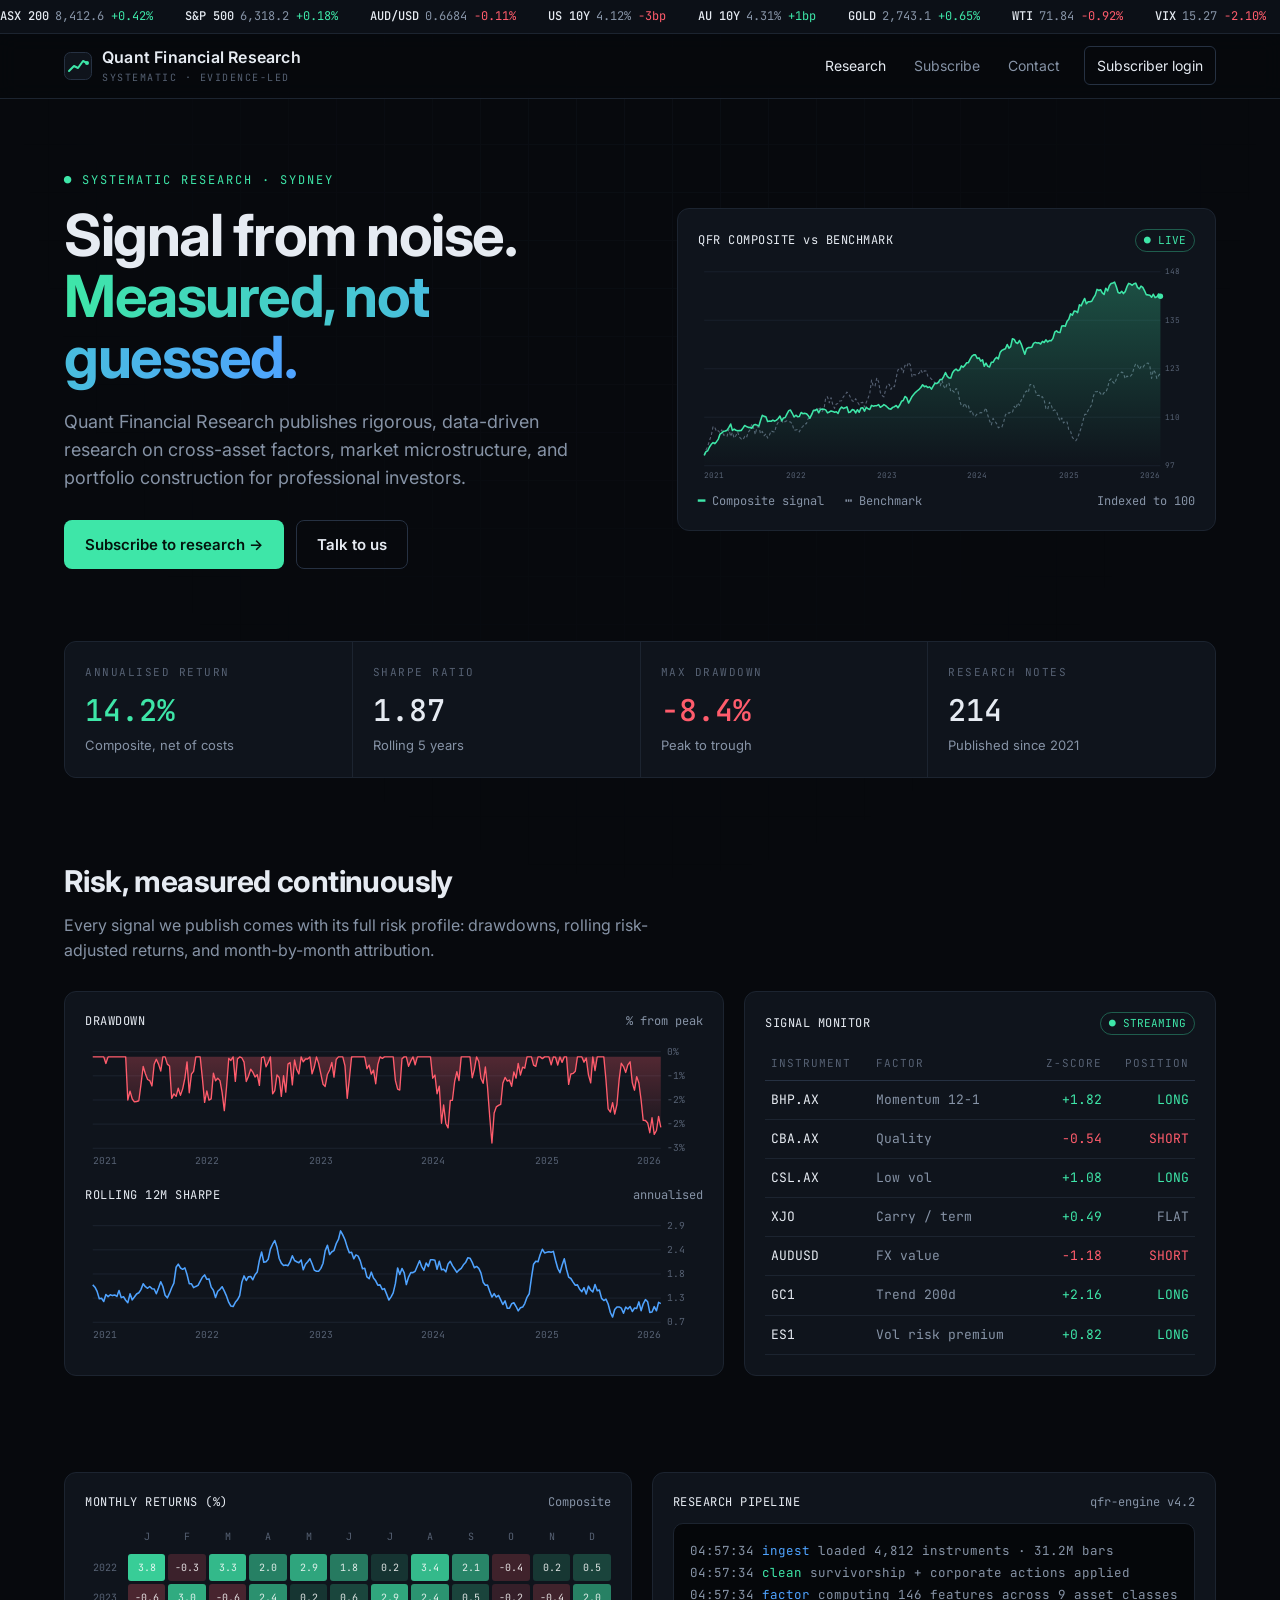
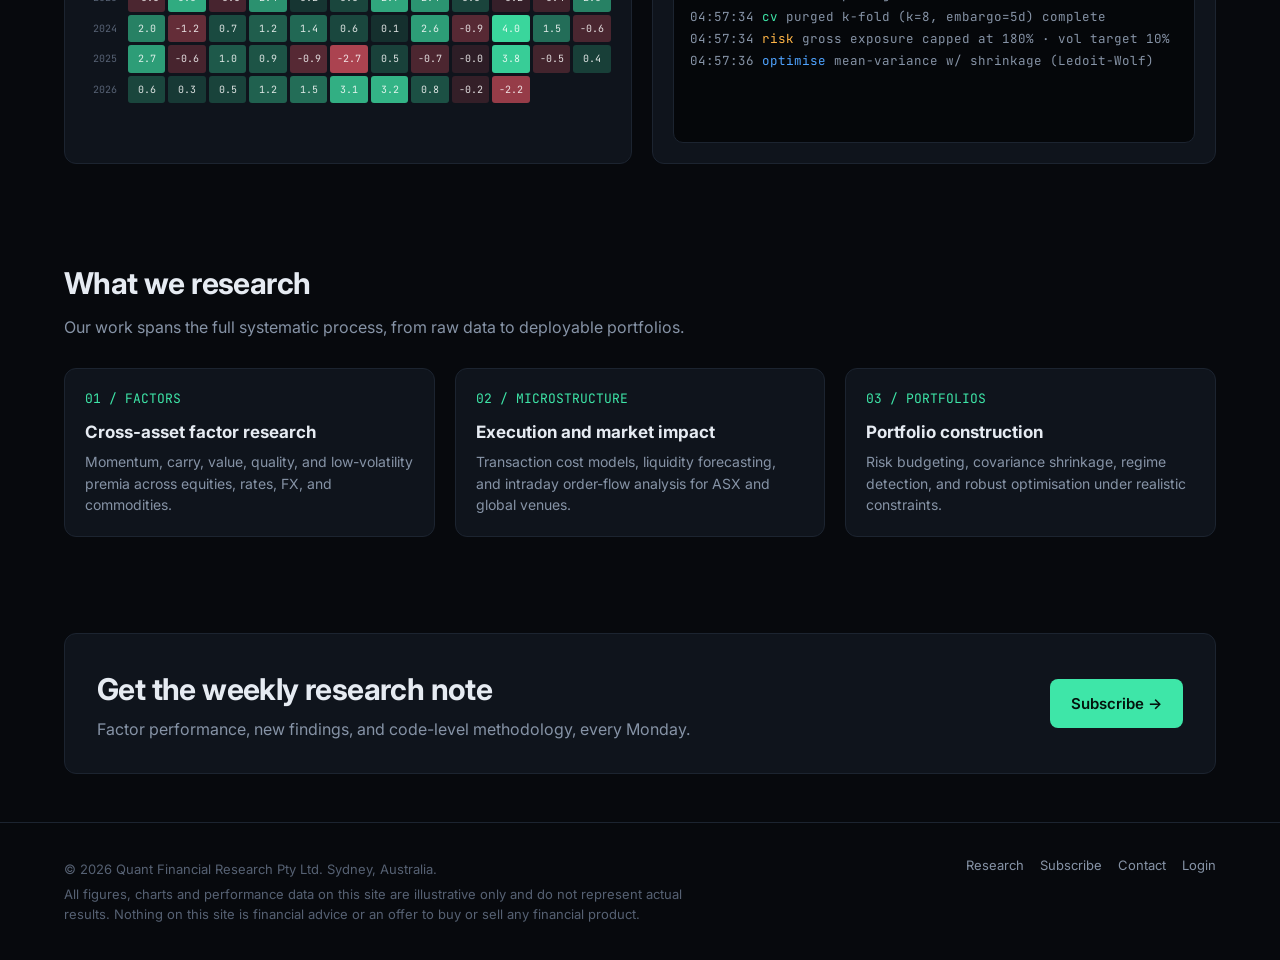
<file: index.html>
<!doctype html>
<html lang="en-AU">
<head>
<meta charset="utf-8">
<meta name="viewport" content="width=device-width, initial-scale=1">
<title>Quant Financial Research</title>
<meta name="description" content="Quant Financial Research Pty Ltd publishes systematic, evidence-led research on markets, factors, and portfolio construction.">
<link rel="preconnect" href="https://fonts.googleapis.com">
<link href="https://fonts.googleapis.com/css2?family=Inter:wght@400;500;600;700&family=JetBrains+Mono:wght@400;500&display=swap" rel="stylesheet">
<link rel="stylesheet" href="assets/style.css">
</head>
<body data-page="home">

<main>
  <section class="hero">
    <div class="wrap hero-grid">
      <div>
        <div class="eyebrow">Systematic research · Sydney</div>
        <h1>Signal from noise.<br><em>Measured, not guessed.</em></h1>
        <p class="lead">Quant Financial Research publishes rigorous, data-driven research on cross-asset factors, market microstructure, and portfolio construction for professional investors.</p>
        <div class="cta">
          <a class="btn btn-primary" href="subscribe.html">Subscribe to research →</a>
          <a class="btn btn-ghost" href="contact.html">Talk to us</a>
        </div>
      </div>
      <div class="panel">
        <div class="panel-head">
          <span class="title">QFR COMPOSITE vs BENCHMARK</span>
          <span class="pill live">● LIVE</span>
        </div>
        <div id="equity"></div>
        <div class="panel-head" style="margin:10px 0 0">
          <span><span class="up">━</span> Composite signal &nbsp; <span class="muted">┅</span> Benchmark</span>
          <span>Indexed to 100</span>
        </div>
      </div>
    </div>
  </section>

  <div class="wrap">
    <div class="stats">
      <div class="stat"><div class="label">Annualised return</div><div class="value up" data-count="14.2" data-dec="1" data-suf="%">0%</div><div class="sub">Composite, net of costs</div></div>
      <div class="stat"><div class="label">Sharpe ratio</div><div class="value" data-count="1.87" data-dec="2">0</div><div class="sub">Rolling 5 years</div></div>
      <div class="stat"><div class="label">Max drawdown</div><div class="value down" data-count="-8.4" data-dec="1" data-suf="%">0%</div><div class="sub">Peak to trough</div></div>
      <div class="stat"><div class="label">Research notes</div><div class="value" data-count="214">0</div><div class="sub">Published since 2021</div></div>
    </div>
  </div>

  <section>
    <div class="wrap">
      <h2>Risk, measured continuously</h2>
      <p class="section-intro">Every signal we publish comes with its full risk profile: drawdowns, rolling risk-adjusted returns, and month-by-month attribution.</p>
      <div class="grid-2">
        <div class="panel">
          <div class="panel-head"><span class="title">DRAWDOWN</span><span>% from peak</span></div>
          <div id="drawdown"></div>
          <div class="panel-head" style="margin-top:18px"><span class="title">ROLLING 12M SHARPE</span><span>annualised</span></div>
          <div id="sharpe"></div>
        </div>
        <div class="panel">
          <div class="panel-head"><span class="title">SIGNAL MONITOR</span><span class="pill live">● STREAMING</span></div>
          <table class="data">
            <thead><tr><th>Instrument</th><th>Factor</th><th class="num">Z-score</th><th class="num">Position</th></tr></thead>
            <tbody id="signals"></tbody>
          </table>
        </div>
      </div>
    </div>
  </section>

  <section>
    <div class="wrap grid-2">
      <div class="panel">
        <div class="panel-head"><span class="title">MONTHLY RETURNS (%)</span><span>Composite</span></div>
        <div class="heatmap" id="heatmap"></div>
      </div>
      <div class="panel">
        <div class="panel-head"><span class="title">RESEARCH PIPELINE</span><span>qfr-engine v4.2</span></div>
        <div class="terminal" id="terminal"></div>
      </div>
    </div>
  </section>

  <section>
    <div class="wrap">
      <h2>What we research</h2>
      <p class="section-intro">Our work spans the full systematic process, from raw data to deployable portfolios.</p>
      <div class="grid-3">
        <div class="panel card"><div class="ico">01 / FACTORS</div><h3>Cross-asset factor research</h3><p>Momentum, carry, value, quality, and low-volatility premia across equities, rates, FX, and commodities.</p></div>
        <div class="panel card"><div class="ico">02 / MICROSTRUCTURE</div><h3>Execution and market impact</h3><p>Transaction cost models, liquidity forecasting, and intraday order-flow analysis for ASX and global venues.</p></div>
        <div class="panel card"><div class="ico">03 / PORTFOLIOS</div><h3>Portfolio construction</h3><p>Risk budgeting, covariance shrinkage, regime detection, and robust optimisation under realistic constraints.</p></div>
      </div>
    </div>
  </section>

  <section>
    <div class="wrap">
      <div class="panel" style="display:flex;justify-content:space-between;align-items:center;gap:24px;flex-wrap:wrap;padding:32px">
        <div>
          <h2 style="margin-bottom:4px">Get the weekly research note</h2>
          <p class="muted" style="margin:0">Factor performance, new findings, and code-level methodology, every Monday.</p>
        </div>
        <a class="btn btn-primary" href="subscribe.html">Subscribe →</a>
      </div>
    </div>
  </section>
</main>

<script src="assets/app.js"></script>
</body>
</html>
</file>
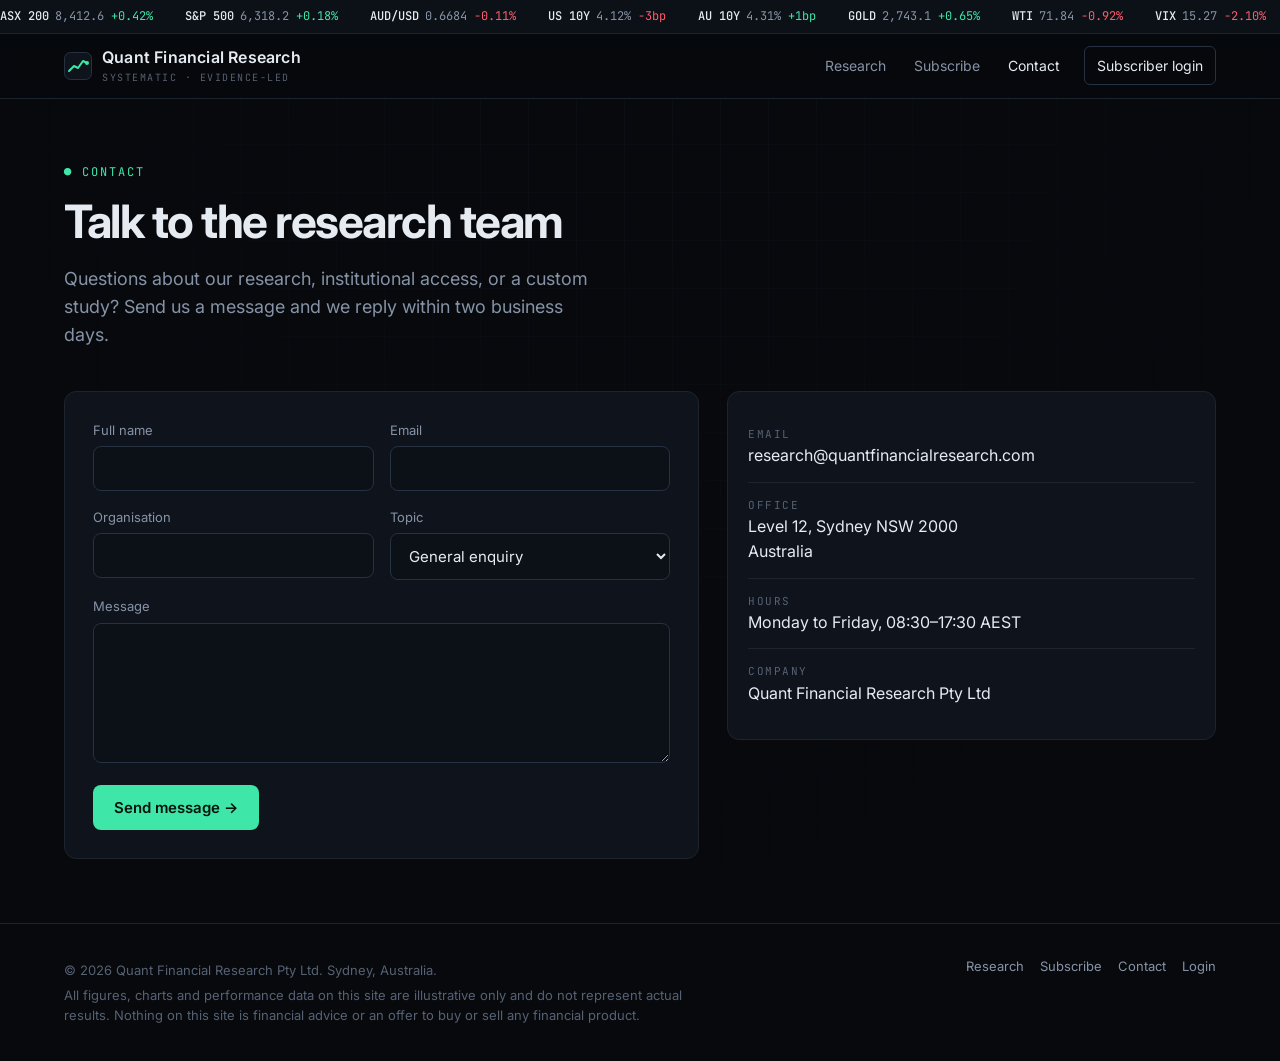
<file: contact.html>
<!doctype html>
<html lang="en-AU">
<head>
<meta charset="utf-8">
<meta name="viewport" content="width=device-width, initial-scale=1">
<title>Contact · Quant Financial Research</title>
<link rel="preconnect" href="https://fonts.googleapis.com">
<link href="https://fonts.googleapis.com/css2?family=Inter:wght@400;500;600;700&family=JetBrains+Mono:wght@400;500&display=swap" rel="stylesheet">
<link rel="stylesheet" href="assets/style.css">
</head>
<body data-page="contact">

<main class="wrap">
  <div class="page-head">
    <div class="eyebrow">Contact</div>
    <h1>Talk to the research team</h1>
    <p class="lead">Questions about our research, institutional access, or a custom study? Send us a message and we reply within two business days.</p>
  </div>

  <div class="form-grid" style="padding-bottom:64px">
    <form class="panel" style="padding:28px" data-mock="Thanks — your message is noted. (This is a demonstration site, so nothing was sent.)">
      <div class="row">
        <div class="field"><label for="name">Full name</label><input id="name" name="name" required autocomplete="name"></div>
        <div class="field"><label for="email">Email</label><input id="email" name="email" type="email" required autocomplete="email"></div>
      </div>
      <div class="row">
        <div class="field"><label for="org">Organisation</label><input id="org" name="org" autocomplete="organization"></div>
        <div class="field"><label for="topic">Topic</label>
          <select id="topic" name="topic">
            <option>General enquiry</option>
            <option>Institutional subscription</option>
            <option>Custom research</option>
            <option>Media</option>
            <option>Careers</option>
          </select>
        </div>
      </div>
      <div class="field"><label for="msg">Message</label><textarea id="msg" name="message" required></textarea></div>
      <button class="btn btn-primary" type="submit">Send message →</button>
      <div class="notice" role="status"></div>
    </form>

    <aside class="panel">
      <ul class="info-list">
        <li><div class="k">Email</div>research@quantfinancialresearch.com</li>
        <li><div class="k">Office</div>Level 12, Sydney NSW 2000<br>Australia</li>
        <li><div class="k">Hours</div>Monday to Friday, 08:30–17:30 AEST</li>
        <li><div class="k">Company</div>Quant Financial Research Pty Ltd</li>
      </ul>
    </aside>
  </div>
</main>

<script src="assets/app.js"></script>
</body>
</html>
</file>
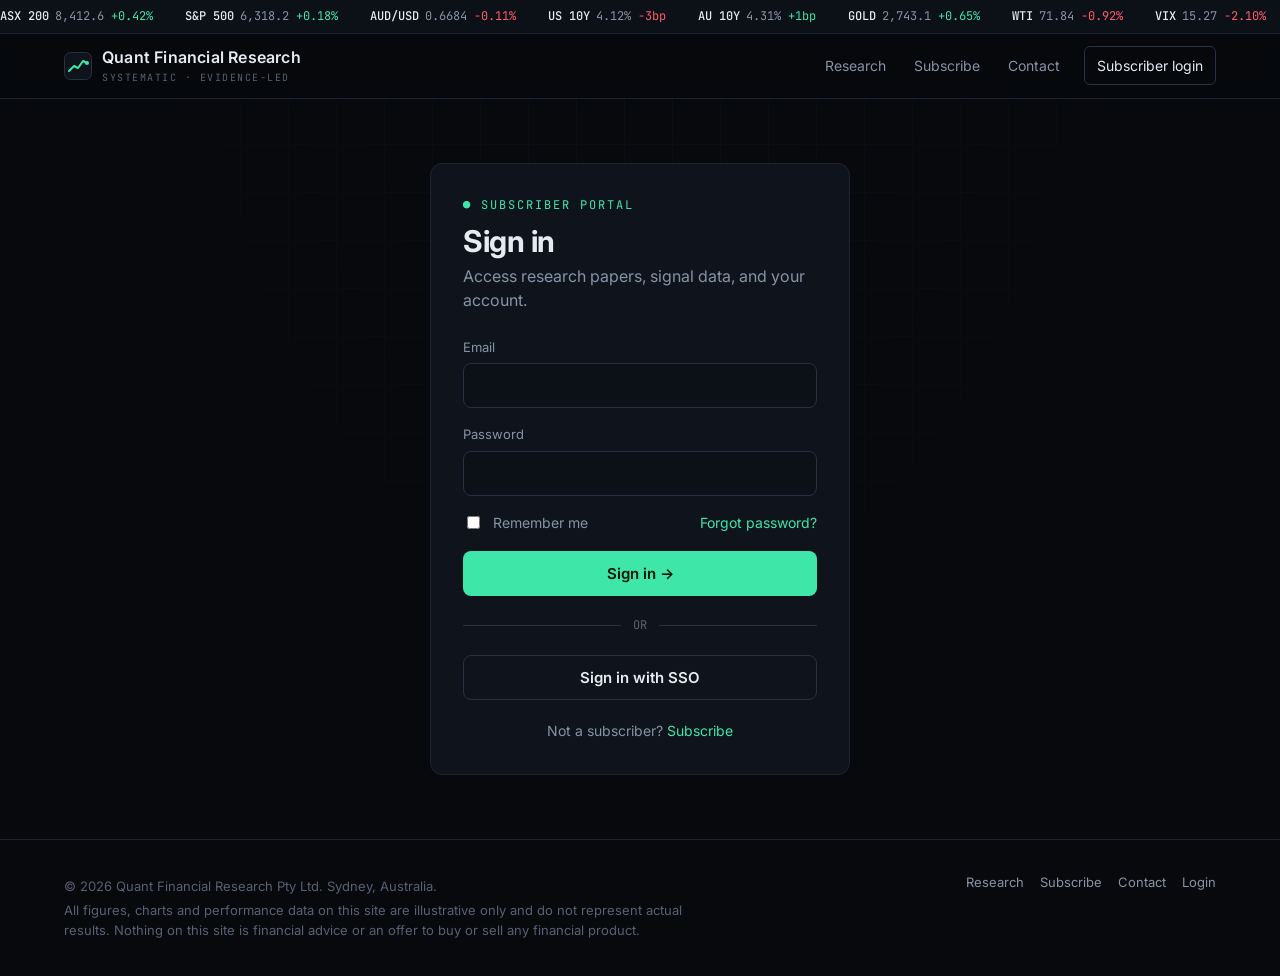
<file: login.html>
<!doctype html>
<html lang="en-AU">
<head>
<meta charset="utf-8">
<meta name="viewport" content="width=device-width, initial-scale=1">
<title>Subscriber login · Quant Financial Research</title>
<link rel="preconnect" href="https://fonts.googleapis.com">
<link href="https://fonts.googleapis.com/css2?family=Inter:wght@400;500;600;700&family=JetBrains+Mono:wght@400;500&display=swap" rel="stylesheet">
<link rel="stylesheet" href="assets/style.css">
</head>
<body data-page="login">

<main class="auth wrap">
  <div class="auth-box">
    <form class="panel" style="padding:32px" data-mock="Subscriber login is not available yet on this demonstration site.">
      <div class="eyebrow">Subscriber portal</div>
      <h1 style="margin-top:12px">Sign in</h1>
      <p class="muted" style="margin:0 0 24px">Access research papers, signal data, and your account.</p>
      <div class="field"><label for="lemail">Email</label><input id="lemail" name="email" type="email" required autocomplete="username"></div>
      <div class="field"><label for="lpass">Password</label><input id="lpass" name="password" type="password" required autocomplete="current-password"></div>
      <div class="auth-row">
        <label class="check" style="margin:0"><input type="checkbox"> Remember me</label>
        <a href="#">Forgot password?</a>
      </div>
      <button class="btn btn-primary btn-block" type="submit">Sign in →</button>
      <div class="notice" role="status"></div>
      <div class="divider">OR</div>
      <button class="btn btn-ghost btn-block" type="button">Sign in with SSO</button>
      <p class="muted" style="text-align:center;font-size:14px;margin:20px 0 0">Not a subscriber? <a href="subscribe.html">Subscribe</a></p>
    </form>
  </div>
</main>

<script src="assets/app.js"></script>
</body>
</html>
</file>
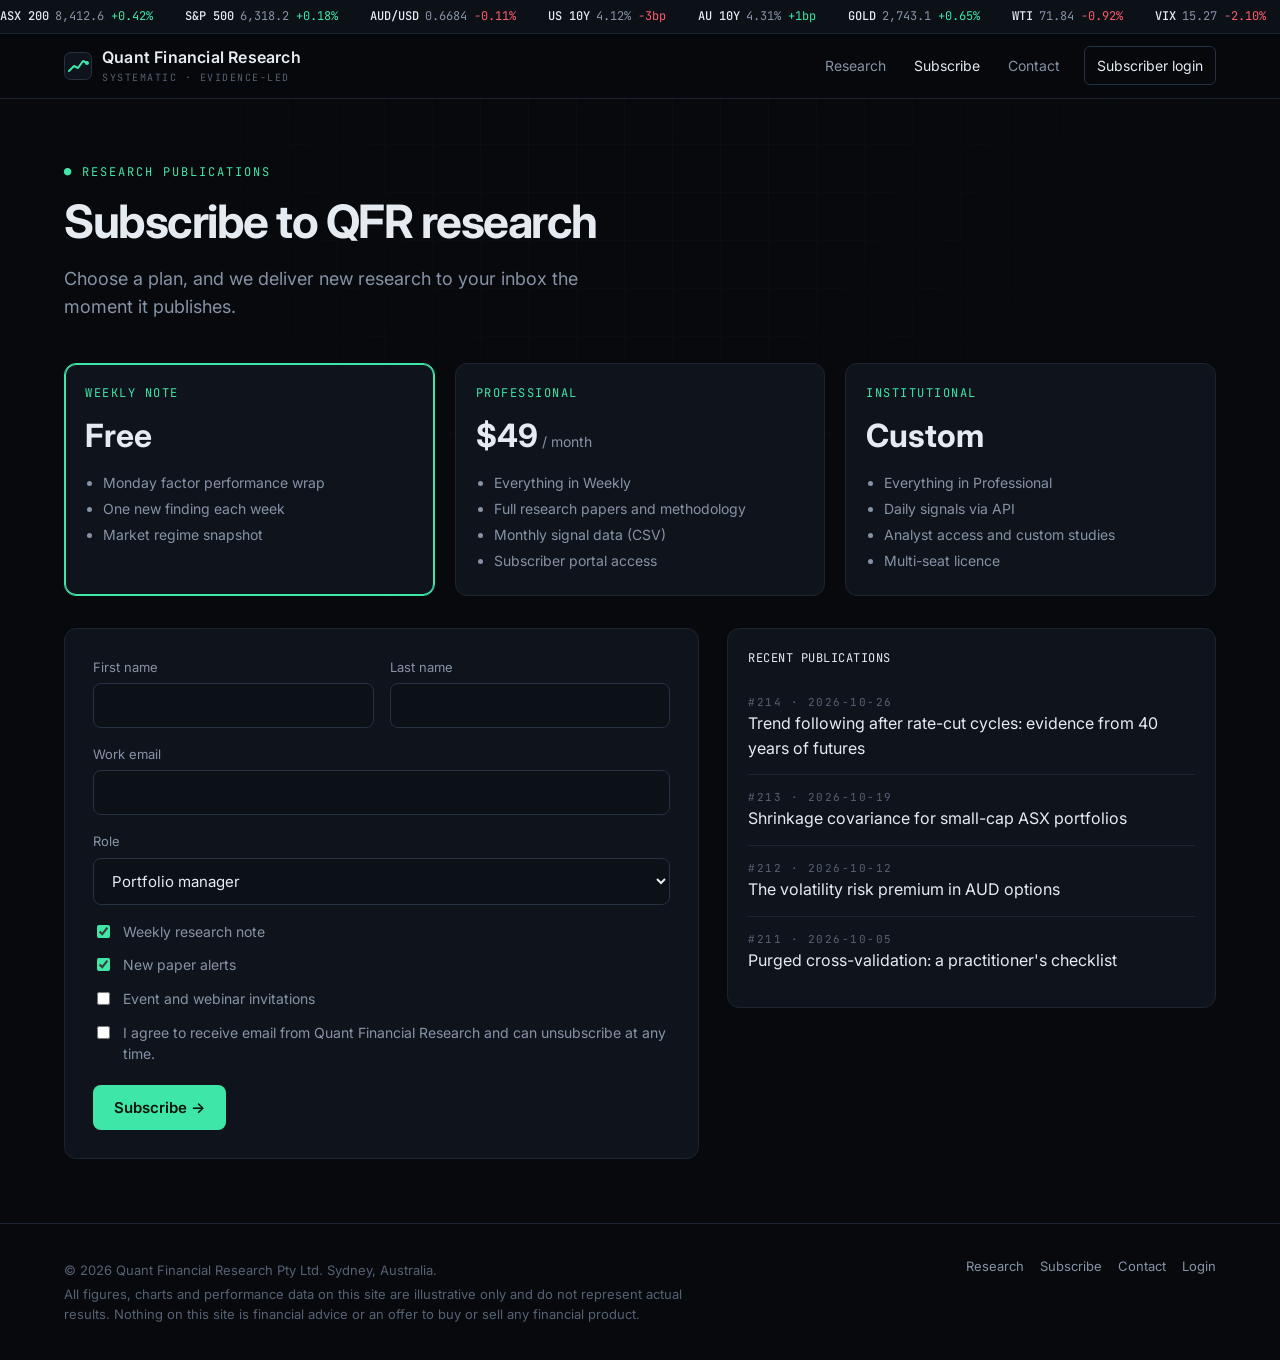
<file: subscribe.html>
<!doctype html>
<html lang="en-AU">
<head>
<meta charset="utf-8">
<meta name="viewport" content="width=device-width, initial-scale=1">
<title>Subscribe · Quant Financial Research</title>
<link rel="preconnect" href="https://fonts.googleapis.com">
<link href="https://fonts.googleapis.com/css2?family=Inter:wght@400;500;600;700&family=JetBrains+Mono:wght@400;500&display=swap" rel="stylesheet">
<link rel="stylesheet" href="assets/style.css">
</head>
<body data-page="subscribe">

<main class="wrap">
  <div class="page-head">
    <div class="eyebrow">Research publications</div>
    <h1>Subscribe to QFR research</h1>
    <p class="lead">Choose a plan, and we deliver new research to your inbox the moment it publishes.</p>
  </div>

  <form data-mock="You're on the list. (This is a demonstration site, so no subscription was created.)" style="padding-bottom:64px">
    <div class="plans">
      <label class="panel plan">
        <input type="radio" name="plan" value="weekly" checked>
        <div class="name">Weekly note</div>
        <div class="price">Free</div>
        <ul><li>Monday factor performance wrap</li><li>One new finding each week</li><li>Market regime snapshot</li></ul>
      </label>
      <label class="panel plan">
        <input type="radio" name="plan" value="professional">
        <div class="name">Professional</div>
        <div class="price">$49<span> / month</span></div>
        <ul><li>Everything in Weekly</li><li>Full research papers and methodology</li><li>Monthly signal data (CSV)</li><li>Subscriber portal access</li></ul>
      </label>
      <label class="panel plan">
        <input type="radio" name="plan" value="institutional">
        <div class="name">Institutional</div>
        <div class="price">Custom</div>
        <ul><li>Everything in Professional</li><li>Daily signals via API</li><li>Analyst access and custom studies</li><li>Multi-seat licence</li></ul>
      </label>
    </div>

    <div class="form-grid">
      <div class="panel" style="padding:28px">
        <div class="row">
          <div class="field"><label for="fname">First name</label><input id="fname" name="first" required autocomplete="given-name"></div>
          <div class="field"><label for="lname">Last name</label><input id="lname" name="last" required autocomplete="family-name"></div>
        </div>
        <div class="field"><label for="semail">Work email</label><input id="semail" name="email" type="email" required autocomplete="email"></div>
        <div class="field"><label for="role">Role</label>
          <select id="role" name="role">
            <option>Portfolio manager</option>
            <option>Quantitative researcher</option>
            <option>Analyst</option>
            <option>Trader</option>
            <option>Academic</option>
            <option>Other</option>
          </select>
        </div>
        <label class="check"><input type="checkbox" checked> Weekly research note</label>
        <label class="check"><input type="checkbox" checked> New paper alerts</label>
        <label class="check"><input type="checkbox"> Event and webinar invitations</label>
        <label class="check"><input type="checkbox" required> I agree to receive email from Quant Financial Research and can unsubscribe at any time.</label>
        <button class="btn btn-primary" type="submit" style="margin-top:8px">Subscribe →</button>
        <div class="notice" role="status"></div>
      </div>

      <aside class="panel">
        <div class="panel-head"><span class="title">RECENT PUBLICATIONS</span></div>
        <ul class="info-list">
          <li><div class="k">#214 · 2026-10-26</div>Trend following after rate-cut cycles: evidence from 40 years of futures</li>
          <li><div class="k">#213 · 2026-10-19</div>Shrinkage covariance for small-cap ASX portfolios</li>
          <li><div class="k">#212 · 2026-10-12</div>The volatility risk premium in AUD options</li>
          <li><div class="k">#211 · 2026-10-05</div>Purged cross-validation: a practitioner's checklist</li>
        </ul>
      </aside>
    </div>
  </form>
</main>

<script src="assets/app.js"></script>
</body>
</html>
</file>
<file: assets/style.css>
:root {
  --bg: #07090d;
  --bg-2: #0c1017;
  --panel: #0f141c;
  --line: #1c2430;
  --line-2: #263142;
  --text: #e6ebf2;
  --muted: #8693a6;
  --dim: #566173;
  --accent: #3ee6a8;
  --accent-2: #4fa3ff;
  --warn: #ffb547;
  --down: #ff5c6c;
  --mono: "JetBrains Mono", ui-monospace, SFMono-Regular, Menlo, Consolas, monospace;
  --sans: "Inter", system-ui, -apple-system, "Segoe UI", Roboto, sans-serif;
}

* { box-sizing: border-box; }
html, body { margin: 0; }
body {
  background: var(--bg);
  color: var(--text);
  font-family: var(--sans);
  font-size: 16px;
  line-height: 1.55;
  -webkit-font-smoothing: antialiased;
  min-height: 100vh;
  display: flex;
  flex-direction: column;
}
body::before {
  content: "";
  position: fixed;
  inset: 0;
  background-image:
    linear-gradient(var(--line) 1px, transparent 1px),
    linear-gradient(90deg, var(--line) 1px, transparent 1px);
  background-size: 48px 48px;
  opacity: .25;
  mask-image: radial-gradient(ellipse at 50% 0%, #000 0%, transparent 70%);
  pointer-events: none;
  z-index: -1;
}
a { color: var(--accent); text-decoration: none; }
a:hover { text-decoration: underline; }
.mono { font-family: var(--mono); }
.up { color: var(--accent); }
.down { color: var(--down); }
.muted { color: var(--muted); }

.wrap { width: 100%; max-width: 1200px; margin: 0 auto; padding: 0 24px; }

/* Ticker */
.ticker {
  border-bottom: 1px solid var(--line);
  background: var(--bg-2);
  overflow: hidden;
  white-space: nowrap;
  font-family: var(--mono);
  font-size: 12px;
  color: var(--muted);
}
.ticker-track { display: inline-block; padding: 7px 0; animation: scroll 60s linear infinite; }
.ticker-track span { margin-right: 32px; }
.ticker-track b { color: var(--text); font-weight: 500; margin-right: 6px; }
@keyframes scroll { from { transform: translateX(0); } to { transform: translateX(-50%); } }

/* Header */
header.site {
  position: sticky; top: 0; z-index: 10;
  background: rgba(7, 9, 13, .85);
  backdrop-filter: blur(10px);
  border-bottom: 1px solid var(--line);
}
header.site .wrap { display: flex; align-items: center; justify-content: space-between; height: 64px; gap: 16px; }
.brand { display: flex; align-items: center; gap: 10px; color: var(--text); font-weight: 600; letter-spacing: .2px; }
.brand:hover { text-decoration: none; }
.brand svg { flex: none; }
.brand small { display: block; font-family: var(--mono); font-size: 10px; color: var(--dim); font-weight: 400; letter-spacing: 1.5px; }
nav.main { display: flex; gap: 4px; align-items: center; }
nav.main a { color: var(--muted); padding: 8px 12px; border-radius: 6px; font-size: 14px; }
nav.main a:hover { color: var(--text); background: var(--panel); text-decoration: none; }
nav.main a.active { color: var(--text); }
nav.main a.btn-nav { border: 1px solid var(--line-2); color: var(--text); margin-left: 8px; }
.menu-toggle { display: none; background: none; border: 1px solid var(--line-2); color: var(--text); border-radius: 6px; padding: 6px 10px; font-family: var(--mono); }

/* Buttons */
.btn {
  display: inline-flex; align-items: center; gap: 8px;
  padding: 12px 20px; border-radius: 8px;
  font-weight: 600; font-size: 15px;
  border: 1px solid transparent; cursor: pointer;
  font-family: var(--sans);
}
.btn:hover { text-decoration: none; }
.btn-primary { background: var(--accent); color: #04140d; }
.btn-primary:hover { background: #5cf0ba; }
.btn-ghost { border-color: var(--line-2); color: var(--text); background: transparent; }
.btn-ghost:hover { background: var(--panel); }
.btn-block { width: 100%; justify-content: center; }

/* Hero */
.hero { padding: 72px 0 40px; }
.hero-grid { display: grid; grid-template-columns: 1.05fr 1fr; gap: 48px; align-items: center; }
.eyebrow { font-family: var(--mono); font-size: 12px; color: var(--accent); letter-spacing: 2px; text-transform: uppercase; }
.eyebrow::before { content: "● "; animation: blink 1.6s infinite; }
@keyframes blink { 50% { opacity: .2; } }
h1 { font-size: clamp(36px, 5vw, 58px); line-height: 1.05; letter-spacing: -1.5px; margin: 16px 0 20px; font-weight: 700; }
h1 em { font-style: normal; background: linear-gradient(90deg, var(--accent), var(--accent-2)); -webkit-background-clip: text; background-clip: text; color: transparent; }
.lead { font-size: 18px; color: var(--muted); max-width: 540px; }
.cta { display: flex; gap: 12px; flex-wrap: wrap; margin-top: 28px; }

/* Panels */
.panel {
  background: var(--panel);
  border: 1px solid var(--line);
  border-radius: 12px;
  padding: 20px;
}
.panel-head { display: flex; justify-content: space-between; align-items: center; margin-bottom: 12px; font-family: var(--mono); font-size: 12px; color: var(--muted); }
.panel-head .title { color: var(--text); letter-spacing: .5px; }
.pill { font-family: var(--mono); font-size: 11px; border: 1px solid var(--line-2); padding: 2px 8px; border-radius: 99px; color: var(--muted); }
.pill.live { color: var(--accent); border-color: rgba(62,230,168,.35); }

.chart { width: 100%; height: auto; display: block; }
.chart text { font-family: var(--mono); font-size: 10px; fill: var(--dim); }

/* Stats */
.stats { display: grid; grid-template-columns: repeat(4, 1fr); gap: 1px; background: var(--line); border: 1px solid var(--line); border-radius: 12px; overflow: hidden; margin: 32px 0; }
.stat { background: var(--panel); padding: 22px 20px; }
.stat .label { font-family: var(--mono); font-size: 11px; color: var(--dim); text-transform: uppercase; letter-spacing: 1.5px; }
.stat .value { font-family: var(--mono); font-size: 30px; font-weight: 500; margin-top: 6px; }
.stat .sub { font-size: 13px; color: var(--muted); margin-top: 2px; }

section { padding: 48px 0; }
h2 { font-size: 30px; letter-spacing: -.6px; margin: 0 0 8px; }
.section-intro { color: var(--muted); max-width: 640px; margin: 0 0 28px; }

.grid-2 { display: grid; grid-template-columns: 1.4fr 1fr; gap: 20px; }
.grid-3 { display: grid; grid-template-columns: repeat(3, 1fr); gap: 20px; }

/* Tables */
table.data { width: 100%; border-collapse: collapse; font-family: var(--mono); font-size: 13px; }
table.data th { text-align: left; color: var(--dim); font-weight: 400; font-size: 11px; text-transform: uppercase; letter-spacing: 1px; padding: 8px 6px; border-bottom: 1px solid var(--line-2); }
table.data td { padding: 9px 6px; border-bottom: 1px solid var(--line); }
table.data td.num, table.data th.num { text-align: right; }

/* Heatmap */
.heatmap { display: grid; grid-template-columns: 40px repeat(12, 1fr); gap: 3px; font-family: var(--mono); font-size: 10px; }
.heatmap div { padding: 6px 0; text-align: center; border-radius: 3px; color: rgba(255,255,255,.85); }
.heatmap .h { color: var(--dim); background: none; }

/* Feature cards */
.card h3 { margin: 10px 0 6px; font-size: 17px; }
.card p { margin: 0; color: var(--muted); font-size: 14px; }
.card .ico { font-family: var(--mono); color: var(--accent); font-size: 13px; }

/* Terminal */
.terminal { font-family: var(--mono); font-size: 12.5px; color: var(--muted); background: #05070a; border: 1px solid var(--line); border-radius: 10px; padding: 16px; height: 220px; overflow: hidden; }
.terminal div { white-space: nowrap; overflow: hidden; text-overflow: ellipsis; line-height: 1.75; }
.terminal .ok { color: var(--accent); }
.terminal .info { color: var(--accent-2); }
.terminal .warn { color: var(--warn); }

/* Forms */
.page-head { padding: 64px 0 24px; }
.page-head h1 { font-size: clamp(32px, 4vw, 46px); }
.form-grid { display: grid; grid-template-columns: 1.3fr 1fr; gap: 28px; align-items: start; }
form .row { display: grid; grid-template-columns: 1fr 1fr; gap: 16px; }
.field { margin-bottom: 16px; }
.field label { display: block; font-size: 13px; color: var(--muted); margin-bottom: 6px; }
.field input, .field select, .field textarea {
  width: 100%; padding: 12px 14px;
  background: var(--bg-2); color: var(--text);
  border: 1px solid var(--line-2); border-radius: 8px;
  font-family: var(--sans); font-size: 15px;
}
.field textarea { min-height: 140px; resize: vertical; }
.field input:focus, .field select:focus, .field textarea:focus { outline: none; border-color: var(--accent); box-shadow: 0 0 0 3px rgba(62,230,168,.15); }
.check { display: flex; gap: 10px; align-items: flex-start; font-size: 14px; color: var(--muted); margin-bottom: 12px; }
.check input { margin-top: 4px; accent-color: var(--accent); }
.notice {
  display: none; margin-top: 16px; padding: 14px 16px; border-radius: 8px;
  border: 1px solid rgba(62,230,168,.35); background: rgba(62,230,168,.08); color: var(--accent);
  font-size: 14px;
}
.notice.show { display: block; }
.info-list { list-style: none; padding: 0; margin: 0; }
.info-list li { padding: 14px 0; border-bottom: 1px solid var(--line); }
.info-list li:last-child { border-bottom: 0; }
.info-list .k { font-family: var(--mono); font-size: 11px; color: var(--dim); text-transform: uppercase; letter-spacing: 1.5px; }

/* Plans */
.plans { display: grid; grid-template-columns: repeat(3, 1fr); gap: 20px; margin-bottom: 32px; }
.plan { cursor: pointer; position: relative; transition: border-color .15s; }
.plan input { position: absolute; opacity: 0; }
.plan:has(input:checked) { border-color: var(--accent); box-shadow: 0 0 0 1px var(--accent) inset; }
.plan .name { font-family: var(--mono); font-size: 12px; color: var(--accent); letter-spacing: 1.5px; text-transform: uppercase; }
.plan .price { font-size: 32px; font-weight: 700; margin: 8px 0 4px; }
.plan .price span { font-size: 14px; color: var(--muted); font-weight: 400; }
.plan ul { padding-left: 18px; color: var(--muted); font-size: 14px; margin: 12px 0 0; }
.plan ul li { margin-bottom: 4px; }

/* Login */
.auth { flex: 1; display: grid; place-items: center; padding: 64px 0; }
.auth-box { width: 100%; max-width: 420px; }
.auth-box h1 { font-size: 30px; letter-spacing: -.5px; margin: 0 0 6px; }
.auth-row { display: flex; justify-content: space-between; align-items: center; font-size: 14px; margin-bottom: 18px; }
.divider { display: flex; align-items: center; gap: 12px; color: var(--dim); font-size: 12px; font-family: var(--mono); margin: 20px 0; }
.divider::before, .divider::after { content: ""; flex: 1; height: 1px; background: var(--line-2); }

/* Footer */
footer.site { margin-top: auto; border-top: 1px solid var(--line); padding: 32px 0; color: var(--dim); font-size: 13px; }
footer.site .wrap { display: flex; justify-content: space-between; gap: 24px; flex-wrap: wrap; }
footer.site p { margin: 4px 0; max-width: 640px; }
footer.site nav a { color: var(--muted); margin-left: 16px; }

@media (max-width: 900px) {
  .hero-grid, .grid-2, .form-grid { grid-template-columns: 1fr; }
  .grid-3, .plans { grid-template-columns: 1fr; }
  .stats { grid-template-columns: repeat(2, 1fr); }
  nav.main { display: none; position: absolute; top: 64px; left: 0; right: 0; flex-direction: column; align-items: stretch; background: var(--bg-2); border-bottom: 1px solid var(--line); padding: 12px 24px; }
  nav.main.open { display: flex; }
  nav.main a.btn-nav { margin-left: 0; }
  .menu-toggle { display: block; }
}
@media (max-width: 520px) {
  .wrap { padding: 0 16px; }
  form .row { grid-template-columns: 1fr; }
  .stat .value { font-size: 24px; }
  .heatmap { font-size: 8px; gap: 2px; }
  footer.site nav a { margin: 0 16px 0 0; }
}
</file>
